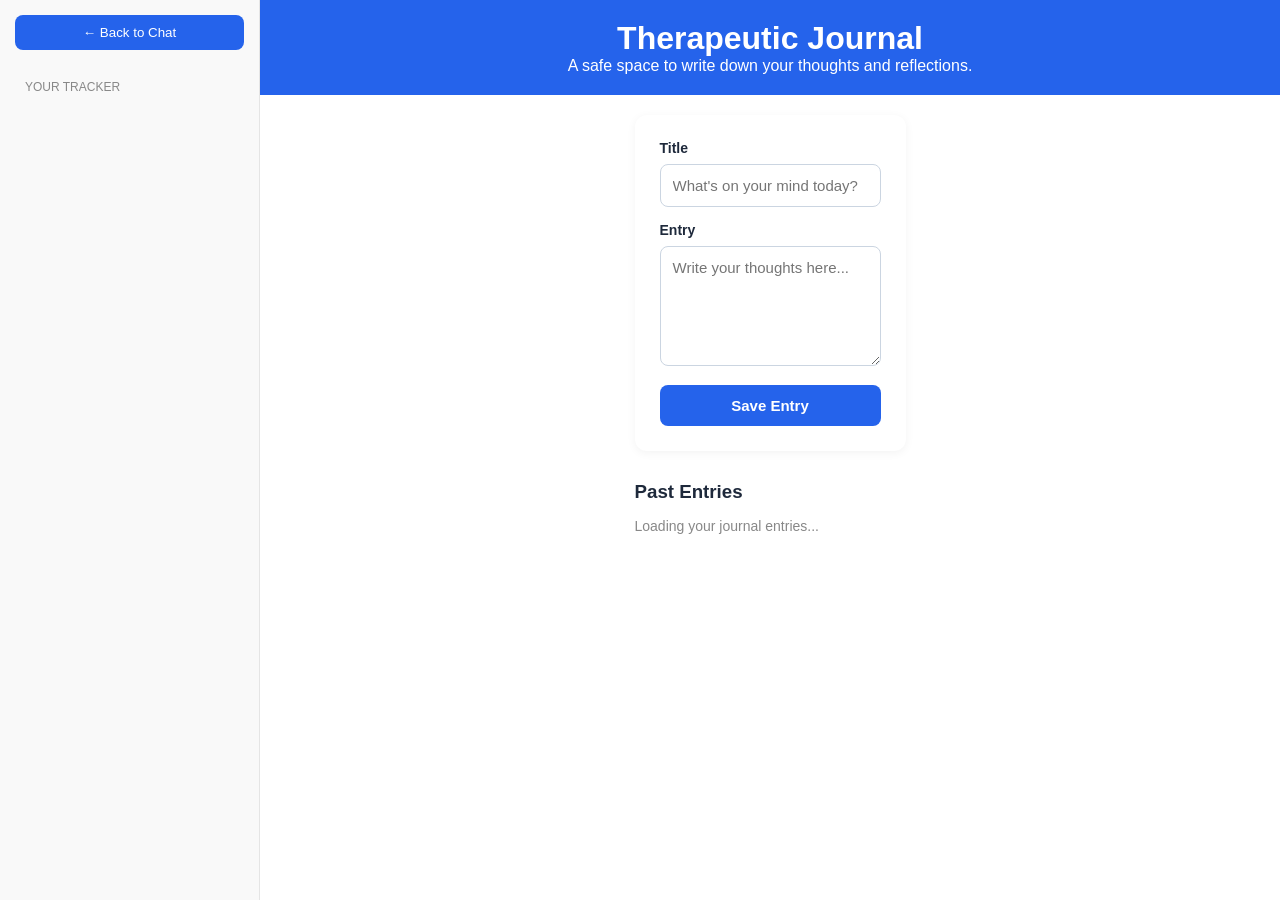
<file: templates/journal.html>
<!DOCTYPE html>
<html lang="en">

<head>
    <meta charset="UTF-8">
    <meta name="viewport" content="width=device-width, initial-scale=1.0">
    <title>Journal - AI Therapy Assistant</title>
    <link rel="stylesheet" href="/static/index.css">
    <style>
        .dashboard-container { padding: 20px; max-width: 800px; margin: 0 auto; }
        
        /* Form Styling */
        .journal-form { background: white; padding: 25px; border-radius: 12px; box-shadow: 0 2px 10px rgba(0,0,0,0.05); margin-bottom: 30px; }
        .form-group { margin-bottom: 15px; }
        .form-group label { display: block; font-weight: 600; margin-bottom: 8px; font-size: 14px; color: #1e293b; }
        input[type="text"], textarea { width: 100%; padding: 12px; border: 1px solid #cbd5e1; border-radius: 8px; font-family: inherit; font-size: 15px; box-sizing: border-box; }
        textarea { resize: vertical; min-height: 120px; }
        input:focus, textarea:focus { border-color: #2563eb; outline: none; box-shadow: 0 0 0 3px rgba(37, 99, 235, 0.1); }
        .submit-btn { background: #2563eb; color: white; border: none; padding: 12px 24px; border-radius: 8px; cursor: pointer; font-weight: 600; font-size: 15px; width: 100%; transition: 0.2s; }
        .submit-btn:hover { background: #1d4ed8; }

        /* History Cards Styling */
        .entries-grid { display: flex; flex-direction: column; gap: 15px; }
        .journal-card { background: white; padding: 20px; border-radius: 12px; border-left: 4px solid #10b981; box-shadow: 0 1px 3px rgba(0,0,0,0.1); }
        .journal-card h4 { margin: 0 0 8px 0; color: #0f172a; font-size: 18px; }
        .journal-date { display: block; color: #64748b; font-size: 12px; margin-bottom: 12px; }
        .journal-content { color: #334155; font-size: 15px; line-height: 1.6; white-space: pre-wrap; margin: 0; }
    </style>
</head>

<body>
    <div class="app-layout">
        <aside class="sidebar">
            <button class="new-chat-btn" onclick="window.location.href='/'">
                <span class="icon">←</span> Back to Chat
            </button>
            <div class="sidebar-nav">
                <p style="padding: 10px; font-size: 12px; color: #888;">YOUR TRACKER</p>
            </div>
        </aside>

        <main class="main-content">
            <header class="chat-header">
                <h1>Therapeutic Journal</h1>
                <p>A safe space to write down your thoughts and reflections.</p>
            </header>

            <div class="dashboard-container" style="overflow-y: auto; height: calc(100vh - 80px);">
                
                <div class="journal-form">
                    <div class="form-group">
                        <label>Title</label>
                        <input type="text" id="journal-title" placeholder="What's on your mind today?">
                    </div>

                    <div class="form-group">
                        <label>Entry</label>
                        <textarea id="journal-content" placeholder="Write your thoughts here..."></textarea>
                    </div>

                    <button class="submit-btn" onclick="submitJournal()">Save Entry</button>
                    <p id="status-msg" style="text-align: center; font-size: 14px; margin-top: 15px; color: #10b981; display: none;"></p>
                </div>

                <h3 style="color: #1e293b; margin-bottom: 15px;">Past Entries</h3>
                <div id="journal-history-container" class="entries-grid">
                    <p style="color: #888; font-size: 14px;">Loading your journal entries...</p>
                </div>

            </div>
        </main>
    </div>

    <script>
        window.onload = () => {
            loadJournalHistory();
        };

        async function submitJournal() {
            const userId = localStorage.getItem("user_id");
            if (!userId) {
                alert("Please log in to use the journal.");
                window.location.href = "/login";
                return;
            }

            const title = document.getElementById("journal-title").value.trim();
            const content = document.getElementById("journal-content").value.trim();

            if (!content) {
                alert("Journal entry cannot be empty.");
                return;
            }

            const payload = {
                user_id: parseInt(userId),
                title: title || "Untitled Entry", // Fallback if they leave it blank
                content: content
            };

            try {
                const response = await fetch('/journal', {
                    method: 'POST',
                    headers: { 'Content-Type': 'application/json' },
                    body: JSON.stringify(payload)
                });

                if (response.ok) {
                    const msg = document.getElementById("status-msg");
                    msg.innerText = "Journal entry saved securely!";
                    msg.style.display = "block";
                    
                    // Clear the form
                    document.getElementById("journal-title").value = ""; 
                    document.getElementById("journal-content").value = ""; 
                    
                    // Reload the entries instantly
                    loadJournalHistory(); 
                    
                    setTimeout(() => msg.style.display = "none", 3000);
                } else {
                    alert("Failed to save journal entry.");
                }
            } catch (error) {
                console.error("Error saving journal:", error);
            }
        }

        async function loadJournalHistory() {
            const userId = localStorage.getItem("user_id");
            const container = document.getElementById("journal-history-container");
            
            if (!userId) return;

            try {
                const response = await fetch(`/journal/${userId}`);
                const data = await response.json();

                if (data.length === 0) {
                    container.innerHTML = "<p style='color: #888; font-size: 14px;'>Your journal is empty. Start writing above!</p>";
                    return;
                }

                container.innerHTML = ""; 
                data.forEach(entry => {
                    const card = document.createElement("div");
                    card.className = "journal-card";
                    
                    // Format the date nicely
                    const dateObj = new Date(entry.created_at);
                    const formattedDate = dateObj.toLocaleDateString('en-MY', { 
                        weekday: 'long', year: 'numeric', month: 'long', day: 'numeric', hour: '2-digit', minute: '2-digit' 
                    });

                    card.innerHTML = `
                        <h4>${entry.title}</h4>
                        <span class="journal-date">${formattedDate}</span>
                        <p class="journal-content">${entry.content}</p>
                    `;
                    container.appendChild(card);
                });

            } catch (error) {
                container.innerHTML = "<p style='color: red;'>Error loading journal history.</p>";
            }
        }
    </script>
</body>
</html>
</file>
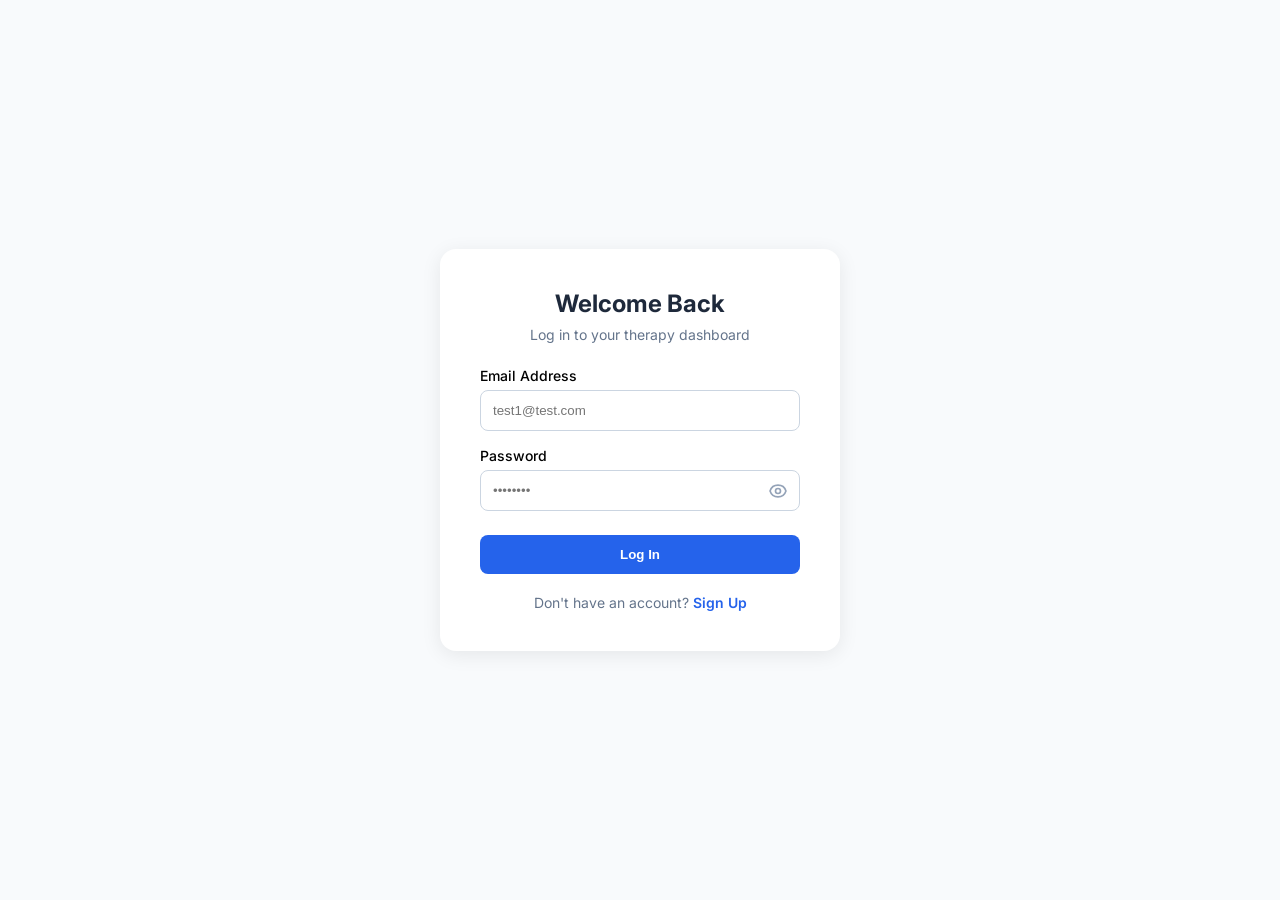
<file: templates/login.html>
<!DOCTYPE html>
<html lang="en">

<head>
    <meta charset="UTF-8">
    <meta name="viewport" content="width=device-width, initial-scale=1.0">
    <title>Login - AI Therapy Assistant</title>
    <link rel="stylesheet" href="/static/index.css">
    <link href="https://fonts.googleapis.com/css2?family=Inter:wght@400;500;600&display=swap" rel="stylesheet">
    <style>
        .auth-container {
            height: 100vh;
            display: flex;
            align-items: center;
            justify-content: center;
            background: #f8fafc;
        }

        .auth-card {
            background: white;
            padding: 40px;
            border-radius: 16px;
            box-shadow: 0 4px 20px rgba(0, 0, 0, 0.08);
            width: 100%;
            max-width: 400px;
            text-align: center;
        }

        .auth-card h2 {
            margin-bottom: 8px;
            color: #1e293b;
        }

        .auth-card p {
            color: #64748b;
            font-size: 14px;
            margin-bottom: 24px;
        }

        .form-group {
            text-align: left;
            margin-bottom: 16px;
        }

        .form-group label {
            display: block;
            font-size: 14px;
            font-weight: 500;
            margin-bottom: 6px;
        }

        .password-wrapper {
            position: relative;
            display: flex;
            align-items: center;
            width: 100%;
        }

        .form-group input {
            width: 100%;
            padding: 12px;
            border: 1px solid #cbd5e1;
            border-radius: 8px;
            outline: none;
            box-sizing: border-box;
        }

        .password-wrapper input {
            padding-right: 40px;
        }

        .form-group input:focus {
            border-color: #2563eb;
            box-shadow: 0 0 0 2px rgba(37, 99, 235, 0.1);
        }

        .eye-btn {
            position: absolute;
            right: 12px;
            background: transparent;
            border: none;
            cursor: pointer;
            display: flex;
            align-items: center;
            justify-content: center;
            padding: 0;
            outline: none;
        }

        .eye-icon {
            width: 20px;
            height: 20px;
            color: #94a3b8;
            transition: color 0.2s ease;
        }

        .eye-btn:hover .eye-icon {
            color: #2563eb;
        }

        .login-btn {
            width: 100%;
            padding: 12px;
            background: #2563eb;
            color: white;
            border: none;
            border-radius: 8px;
            font-weight: 600;
            cursor: pointer;
            margin-top: 8px;
        }

        .login-btn:hover {
            background: #1d4ed8;
        }

        .toggle-link {
            margin-top: 20px;
            font-size: 14px;
            color: #64748b;
        }

        .toggle-link a {
            color: #2563eb;
            text-decoration: none;
            font-weight: 600;
        }

        .toggle-link a:hover {
            text-decoration: underline;
        }

       
        .toast {
            position: relative;
           
            margin-bottom: 24px;
           
            color: white;
            padding: 16px 24px;
            border-radius: 8px;
          
            box-shadow: 0 2px 8px rgba(0, 0, 0, 0.1);
            display: none;
    
            align-items: center;
            gap: 12px;
            font-weight: 500;
            z-index: 1000;
      
            text-align: left;
         
            transform: none;
            transition: none;
        }

        .toast.show {
            display: flex;
 
        }

      
        .toast-success {
            background-color: #10b981;
        }

       
        .toast-info {
            background-color: #3b82f6;
        }

        .toast-error {
            background-color: #ef4444;
        }

      

        .toast-check-icon {
            width: 24px;
            height: 24px;
        }
    </style>
</head>

<body>
    <div class="auth-container">
        <div class="auth-card">
            <h2 id="auth-title">Welcome Back</h2>
            <p id="auth-subtitle">Log in to your therapy dashboard</p>

            <div id="toast" class="toast">
                <svg class="toast-check-icon" xmlns="http://www.w3.org/2000/svg" fill="none" viewBox="0 0 24 24"
                    stroke="currentColor">
                    <path stroke-linecap="round" stroke-linejoin="round" stroke-width="2"
                        d="M9 12l2 2 4-4m6 2a9 9 0 11-18 0 9 9 0 0118 0z" />
                </svg>
                <span id="toast-message">Success!</span>
            </div>

            <div class="form-group" id="username-group" style="display: none;">
                <label>Username</label>
                <input type="text" id="username" placeholder="Your name" required>
            </div>

            <div class="form-group">
                <label>Email Address</label>
                <input type="email" id="email" placeholder="test1@test.com" required>
            </div>

            <div class="form-group">
                <label>Password</label>
                <div class="password-wrapper">
                    <input type="password" id="password" placeholder="••••••••" required>
                    <button type="button" class="eye-btn" onclick="toggleVisibility('password', this)" tabindex="-1">
                        <svg class="eye-icon eye-open" xmlns="http://www.w3.org/2000/svg" fill="none"
                            viewBox="0 0 24 24" stroke="currentColor">
                            <path stroke-linecap="round" stroke-linejoin="round" stroke-width="2"
                                d="M15 12a3 3 0 11-6 0 3 3 0 016 0z" />
                            <path stroke-linecap="round" stroke-linejoin="round" stroke-width="2"
                                d="M2.458 12C3.732 7.943 7.523 5 12 5c4.478 0 8.268 2.943 9.542 7-1.274 4.057-5.064 7-9.542 7-4.477 0-8.268-2.943-9.542-7z" />
                        </svg>
                        <svg class="eye-icon eye-closed" style="display: none;" xmlns="http://www.w3.org/2000/svg"
                            fill="none" viewBox="0 0 24 24" stroke="currentColor">
                            <path stroke-linecap="round" stroke-linejoin="round" stroke-width="2"
                                d="M13.875 18.825A10.05 10.05 0 0112 19c-4.478 0-8.268-2.943-9.543-7a9.97 9.97 0 011.563-3.029m5.858.908a3 3 0 114.243 4.243M9.878 9.878l4.242 4.242M9.88 9.88l-3.29-3.29m7.532 7.532l3.29 3.29M3 3l3.59 3.59m0 0A9.953 9.953 0 0112 5c4.478 0 8.268 2.943 9.543 7a10.025 10.025 0 01-4.132 5.411m0 0L21 21" />
                        </svg>
                    </button>
                </div>
            </div>

            <div class="form-group" id="confirm-group" style="display: none;">
                <label>Confirm Password</label>
                <div class="password-wrapper">
                    <input type="password" id="confirm-password" placeholder="••••••••" required>
                    <button type="button" class="eye-btn" onclick="toggleVisibility('confirm-password', this)"
                        tabindex="-1">
                        <svg class="eye-icon eye-open" xmlns="http://www.w3.org/2000/svg" fill="none"
                            viewBox="0 0 24 24" stroke="currentColor">
                            <path stroke-linecap="round" stroke-linejoin="round" stroke-width="2"
                                d="M15 12a3 3 0 11-6 0 3 3 0 016 0z" />
                            <path stroke-linecap="round" stroke-linejoin="round" stroke-width="2"
                                d="M2.458 12C3.732 7.943 7.523 5 12 5c4.478 0 8.268 2.943 9.542 7-1.274 4.057-5.064 7-9.542 7-4.477 0-8.268-2.943-9.542-7z" />
                        </svg>
                        <svg class="eye-icon eye-closed" style="display: none;" xmlns="http://www.w3.org/2000/svg"
                            fill="none" viewBox="0 0 24 24" stroke="currentColor">
                            <path stroke-linecap="round" stroke-linejoin="round" stroke-width="2"
                                d="M13.875 18.825A10.05 10.05 0 0112 19c-4.478 0-8.268-2.943-9.543-7a9.97 9.97 0 011.563-3.029m5.858.908a3 3 0 114.243 4.243M9.878 9.878l4.242 4.242M9.88 9.88l-3.29-3.29m7.532 7.532l3.29 3.29M3 3l3.59 3.59m0 0A9.953 9.953 0 0112 5c4.478 0 8.268 2.943 9.543 7a10.025 10.025 0 01-4.132 5.411m0 0L21 21" />
                        </svg>
                    </button>
                </div>
            </div>

            <button class="login-btn" id="submit-btn" onclick="handleSubmit()">Log In</button>

            <div class="toggle-link">
                <span id="toggle-text">Don't have an account?</span>
                <a href="#" onclick="toggleAuth(event)" id="toggle-action">Sign Up</a>
            </div>
        </div>
    </div>

    <script>
        let isLoginMode = true;

        
        function showToast(message, type = "success") {
            const toast = document.getElementById('toast');
            const toastMessage = document.getElementById('toast-message');

            
            toast.classList.remove('toast-success', 'toast-info', 'toast-error');

           
            if (type === "error") {
                toast.classList.add('toast-error'); 
            } else if (type === "info") {
                toast.classList.add('toast-info'); 
            } else {
                toast.classList.add('toast-success'); 
            }

            toastMessage.innerText = message;
            toast.classList.add('show');

           
            if (type === "error" || type === "info") {
                setTimeout(() => {
                    toast.classList.remove('show');
                }, 3000);
            }
        }

        function toggleVisibility(inputId, btn) {
            const input = document.getElementById(inputId);
            const eyeOpen = btn.querySelector('.eye-open');
            const eyeClosed = btn.querySelector('.eye-closed');

            if (input.type === 'password') {
                input.type = 'text';
                eyeOpen.style.display = 'none';
                eyeClosed.style.display = 'block';
            } else {
                input.type = 'password';
                eyeOpen.style.display = 'block';
                eyeClosed.style.display = 'none';
            }
        }

        function toggleAuth(event) {
            event.preventDefault();
            isLoginMode = !isLoginMode;

            const title = document.getElementById('auth-title');
            const subtitle = document.getElementById('auth-subtitle');
            const submitBtn = document.getElementById('submit-btn');
            const toggleText = document.getElementById('toggle-text');
            const toggleAction = document.getElementById('toggle-action');

            const usernameGroup = document.getElementById('username-group');
            const confirmGroup = document.getElementById('confirm-group');

            if (isLoginMode) {
                title.innerText = "Welcome Back";
                subtitle.innerText = "Log in to your therapy dashboard";
                submitBtn.innerText = "Log In";
                toggleText.innerText = "Don't have an account?";
                toggleAction.innerText = "Sign Up";
                usernameGroup.style.display = "none";
                confirmGroup.style.display = "none";
            } else {
                title.innerText = "Create Account";
                subtitle.innerText = "Join our Malaysia therapy network";
                submitBtn.innerText = "Sign Up";
                toggleText.innerText = "Already have an account?";
                toggleAction.innerText = "Log In";
                usernameGroup.style.display = "block";
                confirmGroup.style.display = "block";
            }
        }

        async function handleSubmit() {
                const email = document.getElementById('email').value.trim();
                const password = document.getElementById('password').value;
                const endpoint = isLoginMode ? '/login' : '/register';

                if (!email || !password) {
                    showToast("Please fill in all required fields.", "info");
                    return;
                }

                const payload = { email, password };

                if (!isLoginMode) {
                    const username = document.getElementById('username').value.trim();
                    const confirmPw = document.getElementById('confirm-password').value;

                    if (!username || !confirmPw) {
                        showToast("Please fill in all required fields.", "info");
                        return;
                    }

                    if (password !== confirmPw) {
                        showToast("Passwords do not match!", "info");
                        return;
                    }
                    payload.username = username;
                }

                try {
                    const response = await fetch(endpoint, {
                        method: 'POST',
                        headers: { 'Content-Type': 'application/json' },
                        body: JSON.stringify(payload)
                    });

                    if (response.ok) {
                        const data = await response.json();

                        if (isLoginMode) {
                            localStorage.setItem('user_id', data.user_id || data.id);
                            localStorage.setItem('username', data.username);
                            localStorage.setItem('role', data.role);

                            showToast("Login Successful! Welcome back.", "success");

                            setTimeout(() => {
                                // --- UPDATED REDIRECT LOGIC ---
                                if (data.role === "Professional") {
                                    // Direct therapists to the new specialized index
                                    window.location.href = '/therapist_index';
                                } else {
                                    // Direct patients to the standard chat index
                                    window.location.href = '/';
                                }
                            }, 1500);

                        } else {
                            showToast("Account Created Successfully! Please log in.", "success");
                            setTimeout(() => {
                                window.location.reload();
                            }, 1500);
                        }

                    } else {
                        const errorData = await response.json();
                        showToast(errorData.detail || "Invalid email or password.", "info");
                    }
                } catch (err) {
                    console.error(err);
                    showToast("Server connection failed.", "error");
                }
            }
    </script>
</body>

</html>
</file>
<file: static/index.css>
* {
    margin: 0;
    padding: 0;
    box-sizing: border-box;
}

body,
html {
    height: 100%;
    width: 100%;
    font-family: 'Inter', sans-serif;
    overflow: hidden;

}


.app-layout {
    display: flex;

    height: 100vh;
    width: 100vw;
}


.sidebar {
    width: 260px;
    background-color: #f9f9f9;
    border-right: 1px solid #e5e5e5;
    display: flex;
    flex-direction: column;
    padding: 15px;
    flex-shrink: 0;

}

.new-chat-btn {
    padding: 10px;
    background: #2563eb;
    color: white;
    border: none;
    border-radius: 8px;
    cursor: pointer;
    margin-bottom: 20px;
}

.sidebar-nav {
    flex: 1;
}



.nav-item {
    padding: 12px;
    cursor: pointer;
    border-radius: 8px;
    font-size: 14px;
}

.nav-item:hover {
    background: #ececec;
}


.main-content {
    flex: 1;

    display: flex;
    flex-direction: column;
    height: 100%;
    position: relative;
    background: white;
}

.chat-header {
    background: #2563eb;
    color: white;
    padding: 20px;
    text-align: center;
}

.chat-box {
    flex: 1;
    overflow-y: auto;
    padding: 20px 20%;

    display: flex;
    flex-direction: column;
}


.input-container {
    padding: 20px 20%;
    background: white;
}

.input-wrapper {
    display: flex;
    align-items: center;
    background: #f4f4f4;
    border-radius: 25px;
    padding: 5px 20px;
    border: 1px solid #ddd;
}

#message-input {
    flex: 1;
    border: none;
    background: transparent;
    padding: 12px;
    outline: none;
    font-size: 16px;
}



.message {
    margin: 10px 0;
    padding: 12px 18px;
    border-radius: 18px;
    line-height: 1.5;
    font-size: 15px;
    width: fit-content;
    max-width: 70%;
    word-wrap: break-word;
}


.user-msg {
    background-color: #2563eb;

    color: white;
    align-self: flex-end;

    border-bottom-right-radius: 4px;

}


.bot-msg {
    background-color: #f1f5f9;

    color: #1e293b;
    align-self: flex-start;

    border-bottom-left-radius: 4px;

    text-align: left;
}


.chat-box {
    flex: 1;
    overflow-y: auto;
    padding: 20px 10%;
    display: flex;
    flex-direction: column;

}

#send-btn {
    background: #2563eb;
    color: white;
    border: none;
    width: 35px;
    height: 35px;
    border-radius: 50%;
    cursor: pointer;
}


.welcome-screen {
    margin: auto;
    text-align: center;
    font-size: 24px;
    color: #444;
}


.sidebar-footer {
    border-top: 1px solid #e5e5e5;
    padding-top: 12px;
    margin-top: auto;
   
}

.user-section {
    margin-top: 10px;
    padding: 8px;
    background: #ffffff;
    border-radius: 12px;
    border: 1px solid #eee;
}

.user-info {
    display: flex;
    align-items: center;
    gap: 10px;
    margin-bottom: 8px;
}

.avatar {
    width: 32px;
    height: 32px;
    background: #2563eb;
    color: white;
    border-radius: 50%;
    display: flex;
    align-items: center;
    justify-content: center;
    font-weight: 600;
    font-size: 14px;
}

#user-name {
    font-size: 14px;
    font-weight: 500;
    color: #1e293b;
}


.auth-toggle-btn {
    width: 100%;
    padding: 8px;
    font-size: 12px;
    font-weight: 600;
    color: #2563eb;
    background: #eff6ff;
    border: 1px solid #bfdbfe;
    border-radius: 6px;
    cursor: pointer;
    transition: all 0.2s;
}

.auth-toggle-btn:hover {
    background: #dbeafe;
}


.auth-toggle-btn.logout {
    color: #dc2626;
    background: #fef2f2;
    border: 1px solid #fecaca;
}
</file>
